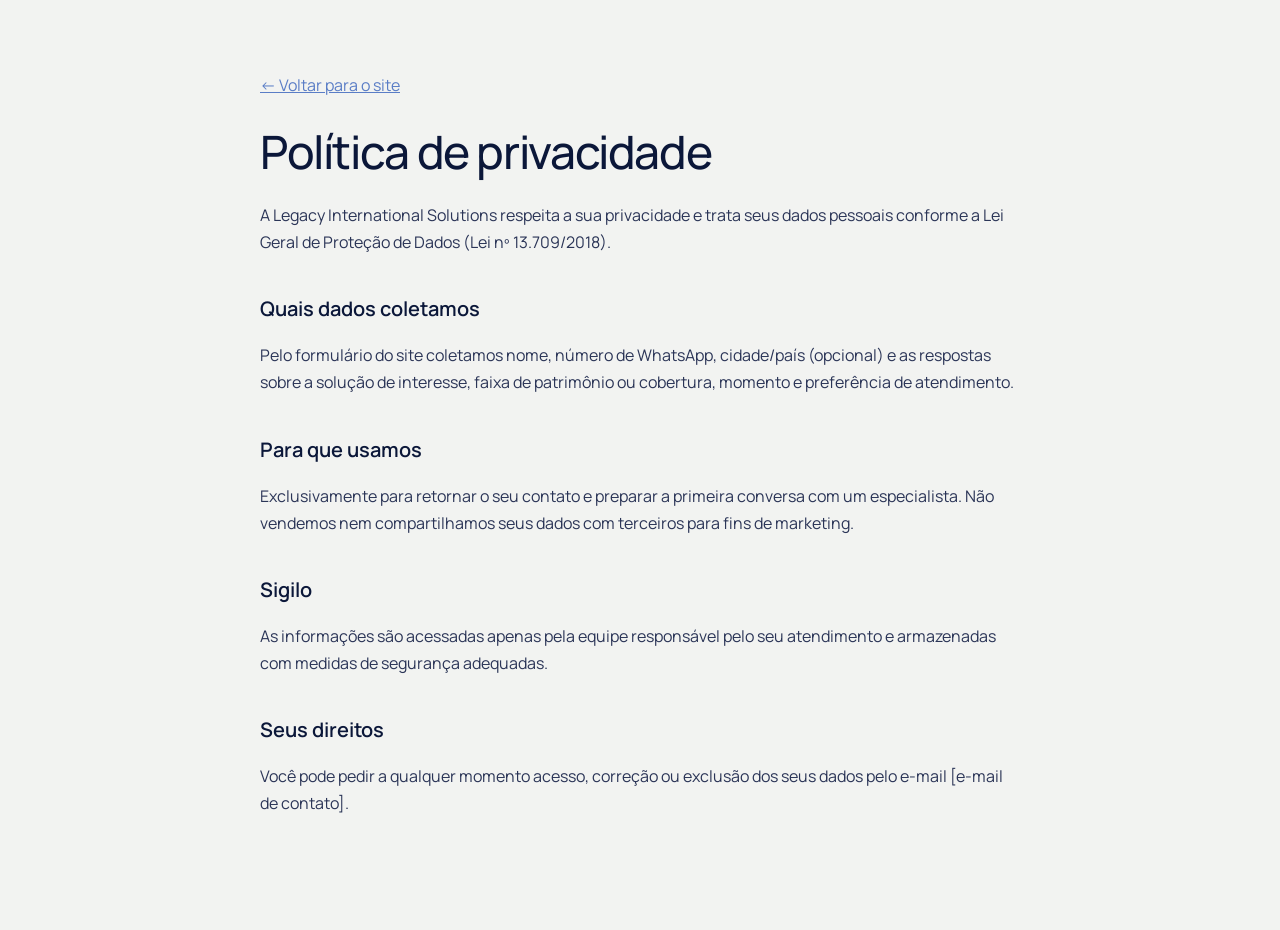
<file: privacidade.html>
<!doctype html>
<html lang="pt-BR">
<head>
  <meta charset="utf-8">
  <meta name="viewport" content="width=device-width, initial-scale=1">
  <title>Política de privacidade · Legacy</title>
  <meta name="robots" content="noindex, nofollow">
  <link href="https://fonts.googleapis.com/css2?family=Manrope:wght@400;500;600&display=swap" rel="stylesheet">
  <style>
    body { margin: 0; background: #F2F3F1; color: #0B1739; font: 400 16px/1.7 "Manrope", system-ui, sans-serif; }
    main { max-width: 760px; margin: 0 auto; padding: 72px 24px 96px; }
    a { color: #5A7DC6; }
    h1 { font-size: clamp(32px, 5vw, 46px); line-height: 1.1; font-weight: 500; letter-spacing: -.03em; margin: 28px 0 24px; }
    h2 { font-size: 20px; font-weight: 600; margin: 36px 0 8px; }
    p, li { color: #2B3557; }
  </style>
</head>
<body>
  <main>
    <a href="index.html">← Voltar para o site</a>
    <h1>Política de privacidade</h1>
    <p>A Legacy International Solutions respeita a sua privacidade e trata seus dados pessoais conforme a Lei Geral de Proteção de Dados (Lei nº 13.709/2018).</p>
    <h2>Quais dados coletamos</h2>
    <p>Pelo formulário do site coletamos nome, número de WhatsApp, cidade/país (opcional) e as respostas sobre a solução de interesse, faixa de patrimônio ou cobertura, momento e preferência de atendimento.</p>
    <h2>Para que usamos</h2>
    <p>Exclusivamente para retornar o seu contato e preparar a primeira conversa com um especialista. Não vendemos nem compartilhamos seus dados com terceiros para fins de marketing.</p>
    <h2>Sigilo</h2>
    <p>As informações são acessadas apenas pela equipe responsável pelo seu atendimento e armazenadas com medidas de segurança adequadas.</p>
    <h2>Seus direitos</h2>
    <p>Você pode pedir a qualquer momento acesso, correção ou exclusão dos seus dados pelo e-mail [e-mail de contato].</p>
  </main>
</body>
</html>
</file>
